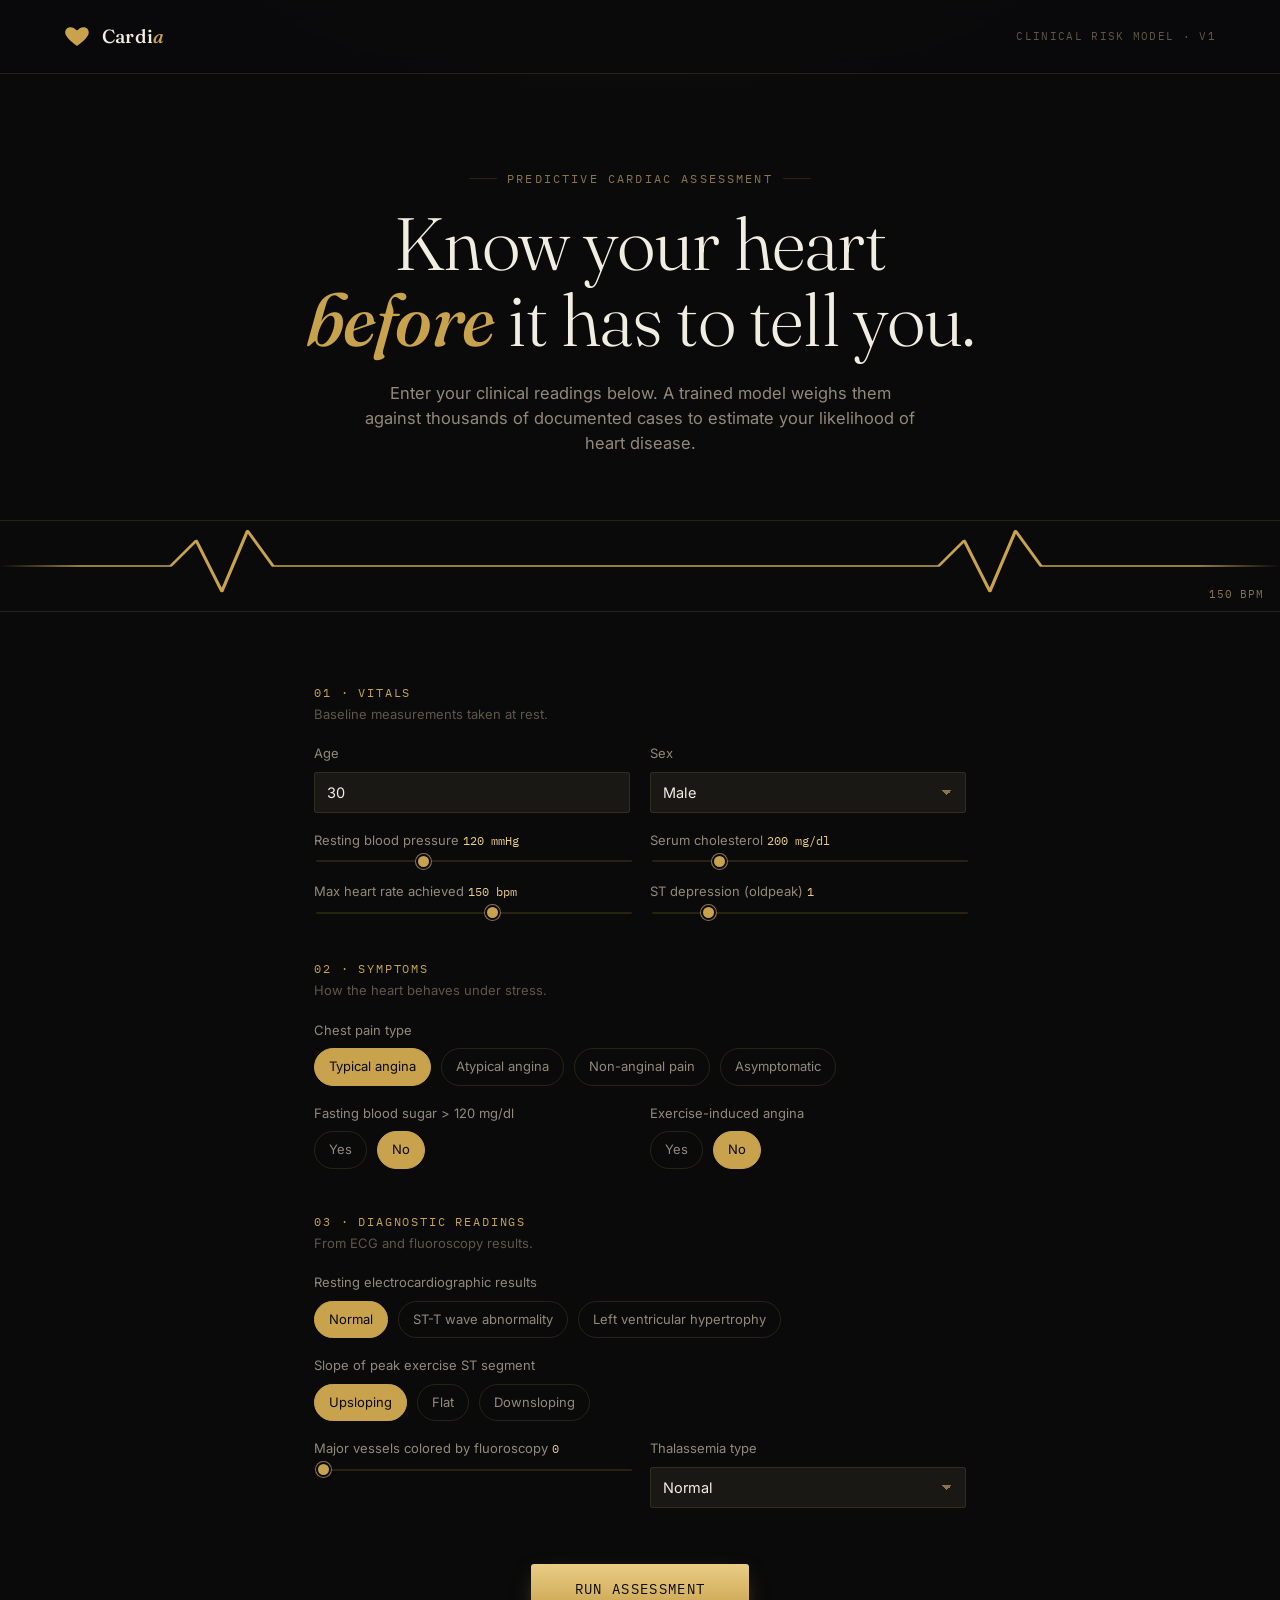
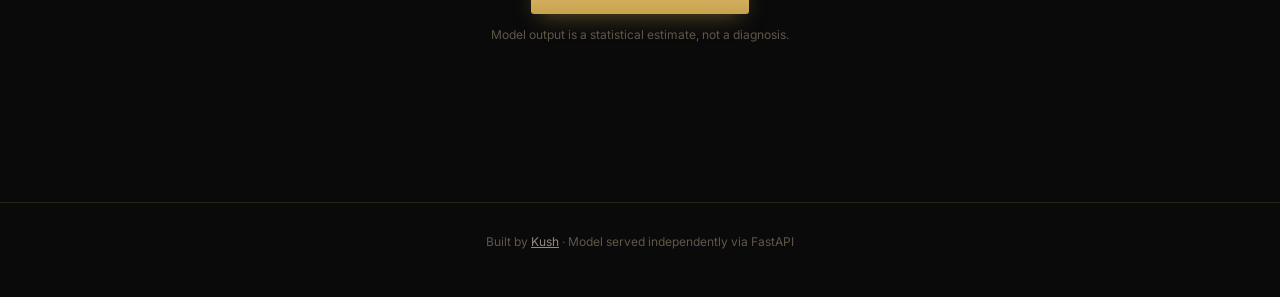
<file: Heart_disease_ML_fullstack/Frontend2/index.html>
<!DOCTYPE html>
<html lang="en">
<head>
<meta charset="UTF-8">
<meta name="viewport" content="width=device-width, initial-scale=1.0">
<title>Cardia — Heart Disease Risk Assessment</title>
<link rel="icon" type="image/svg+xml" href="data:image/svg+xml,%3Csvg xmlns='http://www.w3.org/2000/svg' viewBox='0 0 24 24'%3E%3Cpath d='M12 21s-7.5-4.9-10.2-9.8C.2 8.4 1.6 4.7 5.1 4c2.3-.5 4.4.6 6.9 3 2.5-2.4 4.6-3.5 6.9-3 3.5.7 4.9 4.4 3.3 7.2C19.5 16.1 12 21 12 21z' fill='%23c8a24d'/%3E%3C/svg%3E">
<link rel="preconnect" href="https://fonts.googleapis.com">
<link rel="preconnect" href="https://fonts.gstatic.com" crossorigin>
<link href="https://fonts.googleapis.com/css2?family=Fraunces:ital,opsz,wght@0,9..144,300;0,9..144,500;0,9..144,600;1,9..144,400&family=Inter:wght@400;500;600&family=IBM+Plex+Mono:wght@400;500&display=swap" rel="stylesheet">
<style>
  :root{
    --bg: #0a0a0b;
    --bg-elevated: #131210;
    --bg-card: #1a1814;
    --gold: #c8a24d;
    --gold-bright: #e9cd85;
    --gold-dim: #8a744a;
    --ink: #f2ede1;
    --ink-muted: #93897a;
    --ink-faint: #5f5748;
    --danger: #b7503f;
    --danger-glow: rgba(183, 80, 63, .35);
    --safe: #5b9678;
    --safe-glow: rgba(91, 150, 120, .35);
    --hairline: rgba(200, 162, 77, .16);
    --radius: 3px;
  }

  *{box-sizing: border-box;}
  html{scroll-behavior: smooth;}

  body{
    margin:0;
    background: var(--bg);
    background-image:
      radial-gradient(ellipse 900px 500px at 50% -10%, rgba(200,162,77,.07), transparent 60%);
    color: var(--ink);
    font-family: 'Inter', sans-serif;
    -webkit-font-smoothing: antialiased;
    line-height: 1.5;
  }

  ::selection{ background: var(--gold-dim); color: var(--bg); }

  a{ color: var(--gold); }

  /* ---------- NAV ---------- */
  nav{
    display:flex; align-items:center; justify-content:space-between;
    padding: 22px clamp(20px, 5vw, 64px);
    border-bottom: 1px solid var(--hairline);
    position: sticky; top:0; z-index: 50;
    background: rgba(10,10,11,.82);
    backdrop-filter: blur(10px);
  }
  .brand{ display:flex; align-items:center; gap:12px; }
  .brand-mark{
    width: 26px; height: 26px; position:relative;
    animation: heartbeat 2.4s ease-in-out infinite;
  }
  .brand-mark svg{ width:100%; height:100%; }
  .brand-name{
    font-family:'Fraunces', serif; font-weight:500; font-size: 19px;
    letter-spacing: .01em;
  }
  .brand-name em{ font-style: italic; color: var(--gold); }
  .nav-tag{
    font-family:'IBM Plex Mono', monospace; font-size: 11px;
    letter-spacing: .12em; text-transform: uppercase; color: var(--ink-faint);
  }
  @keyframes heartbeat{
    0%, 100%{ transform: scale(1); }
    18%{ transform: scale(1.16); }
    30%{ transform: scale(1); }
    42%{ transform: scale(1.08); }
    54%{ transform: scale(1); }
  }

  /* ---------- HERO ---------- */
  header.hero{
    padding: clamp(48px, 8vw, 96px) clamp(20px, 5vw, 64px) 0;
    max-width: 1080px; margin: 0 auto;
    text-align: center;
  }
  .eyebrow{
    font-family:'IBM Plex Mono', monospace; font-size: 12px; letter-spacing:.18em;
    text-transform: uppercase; color: var(--gold-dim); margin-bottom: 18px;
    display:flex; align-items:center; justify-content:center; gap: 10px;
  }
  .eyebrow::before, .eyebrow::after{ content:''; width: 28px; height:1px; background: var(--hairline); }
  h1{
    font-family:'Fraunces', serif; font-weight: 300; font-size: clamp(40px, 7vw, 74px);
    line-height: 1.04; margin: 0 0 22px; letter-spacing: -.01em;
  }
  h1 em{ font-style: italic; font-weight: 500; color: var(--gold); }
  .hero-sub{
    max-width: 560px; margin: 0 auto; color: var(--ink-muted); font-size: 16.5px;
  }

  /* ---------- ECG STRIP (signature element) ---------- */
  .ecg-strip{
    margin-top: clamp(40px, 6vw, 64px);
    height: 92px; overflow: hidden; position: relative;
    border-top: 1px solid var(--hairline); border-bottom: 1px solid var(--hairline);
  }
  .ecg-strip::before, .ecg-strip::after{
    content:''; position:absolute; top:0; bottom:0; width: 80px; z-index:2;
  }
  .ecg-strip::before{ left:0; background: linear-gradient(90deg, var(--bg), transparent); }
  .ecg-strip::after{ right:0; background: linear-gradient(270deg, var(--bg), transparent); }
  .ecg-track{
    display:flex; width: 200%; height:100%;
    animation: scrollECG 6s linear infinite;
  }
  .ecg-track.state-flat{ animation-duration: 9s; }
  .ecg-track.state-alarm{ animation-duration: 2.6s; }
  .ecg-track svg{ width: 50%; height:100%; flex-shrink:0; }
  @keyframes scrollECG{ from{ transform: translateX(0);} to{ transform: translateX(-50%);} }
  .ecg-readout{
    position:absolute; right: 16px; bottom: 8px; z-index:3;
    font-family:'IBM Plex Mono', monospace; font-size: 11px; color: var(--gold-dim);
    letter-spacing:.08em;
  }

  @media (prefers-reduced-motion: reduce){
    .brand-mark, .ecg-track{ animation: none !important; }
  }

  /* ---------- MAIN / FORM ---------- */
  main{
    max-width: 780px; margin: 0 auto; padding: clamp(40px, 6vw, 72px) clamp(20px, 5vw, 64px) 100px;
  }

  .section{ margin-bottom: 44px; opacity:0; transform: translateY(14px); transition: opacity .6s ease, transform .6s ease; }
  .section.in-view{ opacity:1; transform: translateY(0); }

  .section-label{
    font-family:'IBM Plex Mono', monospace; font-size: 11.5px; letter-spacing:.16em;
    text-transform: uppercase; color: var(--gold); margin-bottom: 4px;
  }
  .section-hint{ color: var(--ink-faint); font-size: 13px; margin-bottom: 20px; }

  .field-grid{ display:grid; grid-template-columns: 1fr 1fr; gap: 18px 20px; }
  .field{ display:flex; flex-direction: column; gap: 8px; }
  .field.full{ grid-column: 1 / -1; }
  .field label{ font-size: 13px; color: var(--ink-muted); }
  .field .value-tag{
    font-family:'IBM Plex Mono', monospace; color: var(--gold-bright); font-size: 12px;
  }

  input[type="number"], select{
    background: var(--bg-card); border: 1px solid var(--hairline); color: var(--ink);
    padding: 11px 12px; border-radius: var(--radius); font-family: inherit; font-size: 14.5px;
    outline: none; transition: border-color .2s ease, box-shadow .2s ease;
  }
  input[type="number"]:focus, select:focus, input[type="range"]:focus-visible{
    border-color: var(--gold); box-shadow: 0 0 0 3px rgba(200,162,77,.15);
  }
  select{ appearance: none; background-image: linear-gradient(45deg, transparent 50%, var(--gold-dim) 50%), linear-gradient(135deg, var(--gold-dim) 50%, transparent 50%); background-position: calc(100% - 18px) center, calc(100% - 13px) center; background-size: 5px 5px, 5px 5px; background-repeat: no-repeat; }

  input[type="range"]{
    -webkit-appearance: none; appearance: none; width: 100%; height: 2px; background: var(--hairline); border-radius: 2px; outline:none;
  }
  input[type="range"]::-webkit-slider-thumb{
    -webkit-appearance: none; appearance: none; width: 15px; height: 15px; border-radius: 50%;
    background: var(--gold); cursor: pointer; border: 2px solid var(--bg);
    box-shadow: 0 0 0 1px var(--gold-dim);
  }
  input[type="range"]::-moz-range-thumb{
    width: 15px; height: 15px; border-radius: 50%; background: var(--gold);
    cursor: pointer; border: 2px solid var(--bg); box-shadow: 0 0 0 1px var(--gold-dim);
  }

  .radio-row{ display:flex; flex-wrap: wrap; gap: 10px; }
  .radio-pill{ position: relative; }
  .radio-pill input{ position:absolute; opacity:0; inset:0; cursor:pointer; }
  .radio-pill span{
    display:inline-flex; align-items:center; padding: 8px 14px; border-radius: 999px;
    border: 1px solid var(--hairline); font-size: 13px; color: var(--ink-muted);
    transition: all .18s ease; cursor:pointer;
  }
  .radio-pill input:checked + span{
    border-color: var(--gold); color: var(--bg); background: var(--gold);
  }
  .radio-pill input:focus-visible + span{ outline: 2px solid var(--gold-bright); outline-offset:2px; }

  /* ---------- PREDICT BUTTON ---------- */
  .predict-wrap{ text-align:center; margin-top: 56px; }
  button.predict{
    font-family: 'IBM Plex Mono', monospace; letter-spacing:.1em; text-transform: uppercase;
    font-size: 13.5px; color: var(--bg); background: linear-gradient(180deg, var(--gold-bright), var(--gold));
    border: none; padding: 16px 44px; border-radius: var(--radius); cursor: pointer;
    box-shadow: 0 8px 24px -8px rgba(200,162,77,.5);
    transition: transform .15s ease, box-shadow .15s ease;
  }
  button.predict:hover{ transform: translateY(-1px); box-shadow: 0 10px 28px -6px rgba(200,162,77,.6); }
  button.predict:active{ transform: translateY(0); }
  button.predict:disabled{ opacity:.6; cursor: progress; }
  .predict-note{ margin-top:12px; font-size:12px; color: var(--ink-faint); }

  /* ---------- RESULT ---------- */
  .result{
    margin-top: 56px; border: 1px solid var(--hairline); border-radius: 6px;
    background: var(--bg-elevated); overflow: hidden;
    max-height: 0; opacity:0; transition: max-height .5s ease, opacity .5s ease;
  }
  .result.open{ max-height: 600px; opacity:1; }
  .result-inner{ padding: 28px clamp(20px,4vw,36px) 32px; }
  .result-top{ display:flex; align-items:baseline; justify-content: space-between; flex-wrap:wrap; gap:10px; margin-bottom: 6px;}
  .result-label{ font-family:'IBM Plex Mono', monospace; font-size: 11px; letter-spacing:.16em; text-transform:uppercase; color: var(--ink-faint); }
  .result-verdict{ font-family:'Fraunces', serif; font-size: 26px; font-weight:500; }
  .result-verdict.risk{ color: var(--danger); }
  .result-verdict.clear{ color: var(--safe); }
  .result-copy{ color: var(--ink-muted); font-size: 14.5px; max-width: 56ch; margin: 10px 0 20px; }

  .confidence-row{ display:flex; align-items:center; gap:14px; margin-top: 4px; }
  .confidence-bar{ flex:1; height:5px; background: var(--hairline); border-radius: 3px; overflow:hidden; }
  .confidence-fill{ height:100%; border-radius:3px; transition: width .8s cubic-bezier(.2,.8,.2,1); }
  .confidence-fill.risk{ background: var(--danger); }
  .confidence-fill.clear{ background: var(--safe); }
  .confidence-num{ font-family:'IBM Plex Mono', monospace; font-size: 13px; color: var(--ink-muted); white-space:nowrap; }

  .disclaimer{
    font-size: 12px; color: var(--ink-faint); border-top: 1px solid var(--hairline);
    margin-top: 22px; padding-top: 16px;
  }

  .error-note{
    margin-top: 56px; border: 1px solid var(--danger-glow); background: rgba(183,80,63,.08);
    border-radius: 6px; padding: 18px 22px; color: var(--ink-muted); font-size: 13.5px; display:none;
  }
  .error-note.show{ display:block; }
  .error-note code{ color: var(--gold-bright); font-family:'IBM Plex Mono', monospace; }

  footer{
    text-align:center; padding: 30px 20px 46px; color: var(--ink-faint); font-size: 12px;
    border-top: 1px solid var(--hairline);
  }
  footer a{ color: var(--ink-muted); }

  @media (max-width: 560px){
    .field-grid{ grid-template-columns: 1fr; }
  }
</style>
</head>
<body>

<nav>
  <div class="brand">
    <div class="brand-mark">
      <svg viewBox="0 0 24 24" fill="none"><path d="M12 21s-7.5-4.9-10.2-9.8C.2 8.4 1.6 4.7 5.1 4c2.3-.5 4.4.6 6.9 3 2.5-2.4 4.6-3.5 6.9-3 3.5.7 4.9 4.4 3.3 7.2C19.5 16.1 12 21 12 21z" fill="#c8a24d"/></svg>
    </div>
    <div class="brand-name">Cardi<em>a</em></div>
  </div>
  <div class="nav-tag">Clinical Risk Model · v1</div>
</nav>

<header class="hero">
  <div class="eyebrow">Predictive Cardiac Assessment</div>
  <h1>Know your heart<br><em>before</em> it has to tell you.</h1>
  <p class="hero-sub">Enter your clinical readings below. A trained model weighs them against thousands of documented cases to estimate your likelihood of heart disease.</p>
</header>

<div class="ecg-strip">
  <div class="ecg-track" id="ecgTrack">
    <svg viewBox="0 0 600 92" preserveAspectRatio="none"><path d="M0,46 L60,46 L80,46 L92,20 L104,72 L116,10 L128,46 L150,46 L440,46 L452,20 L464,72 L476,10 L488,46 L600,46" stroke="#c8a24d" stroke-width="1.6" fill="none" stroke-linecap="round" stroke-linejoin="round"/></svg>
    <svg viewBox="0 0 600 92" preserveAspectRatio="none"><path d="M0,46 L60,46 L80,46 L92,20 L104,72 L116,10 L128,46 L150,46 L440,46 L452,20 L464,72 L476,10 L488,46 L600,46" stroke="#c8a24d" stroke-width="1.6" fill="none" stroke-linecap="round" stroke-linejoin="round"/></svg>
  </div>
  <div class="ecg-readout" id="ecgReadout">— BPM</div>
</div>

<main>

  <form id="predictForm">

    <div class="section" data-reveal>
      <div class="section-label">01 · Vitals</div>
      <div class="section-hint">Baseline measurements taken at rest.</div>
      <div class="field-grid">
        <div class="field">
          <label for="age">Age</label>
          <input type="number" id="age" min="10" max="100" value="30" required>
        </div>
        <div class="field">
          <label for="sex">Sex</label>
          <select id="sex">
            <option value="1">Male</option>
            <option value="0">Female</option>
          </select>
        </div>
        <div class="field">
          <label>Resting blood pressure <span class="value-tag" id="bpVal">120 mmHg</span></label>
          <input type="range" id="trestbps" min="80" max="200" value="120">
        </div>
        <div class="field">
          <label>Serum cholesterol <span class="value-tag" id="cholVal">200 mg/dl</span></label>
          <input type="range" id="chol" min="100" max="600" value="200">
        </div>
        <div class="field">
          <label>Max heart rate achieved <span class="value-tag" id="thalachVal">150 bpm</span></label>
          <input type="range" id="thalach" min="60" max="220" value="150">
        </div>
        <div class="field">
          <label>ST depression (oldpeak) <span class="value-tag" id="oldpeakVal">1.0</span></label>
          <input type="range" id="oldpeak" min="0" max="6.2" step="0.1" value="1.0">
        </div>
      </div>
    </div>

    <div class="section" data-reveal>
      <div class="section-label">02 · Symptoms</div>
      <div class="section-hint">How the heart behaves under stress.</div>
      <div class="field-grid">
        <div class="field full">
          <label>Chest pain type</label>
          <div class="radio-row" id="cpGroup">
            <label class="radio-pill"><input type="radio" name="cp" value="0" checked><span>Typical angina</span></label>
            <label class="radio-pill"><input type="radio" name="cp" value="1"><span>Atypical angina</span></label>
            <label class="radio-pill"><input type="radio" name="cp" value="2"><span>Non-anginal pain</span></label>
            <label class="radio-pill"><input type="radio" name="cp" value="3"><span>Asymptomatic</span></label>
          </div>
        </div>
        <div class="field">
          <label>Fasting blood sugar &gt; 120 mg/dl</label>
          <div class="radio-row" id="fbsGroup">
            <label class="radio-pill"><input type="radio" name="fbs" value="1"><span>Yes</span></label>
            <label class="radio-pill"><input type="radio" name="fbs" value="0" checked><span>No</span></label>
          </div>
        </div>
        <div class="field">
          <label>Exercise-induced angina</label>
          <div class="radio-row" id="exangGroup">
            <label class="radio-pill"><input type="radio" name="exang" value="1"><span>Yes</span></label>
            <label class="radio-pill"><input type="radio" name="exang" value="0" checked><span>No</span></label>
          </div>
        </div>
      </div>
    </div>

    <div class="section" data-reveal>
      <div class="section-label">03 · Diagnostic readings</div>
      <div class="section-hint">From ECG and fluoroscopy results.</div>
      <div class="field-grid">
        <div class="field full">
          <label>Resting electrocardiographic results</label>
          <div class="radio-row" id="restecgGroup">
            <label class="radio-pill"><input type="radio" name="restecg" value="0" checked><span>Normal</span></label>
            <label class="radio-pill"><input type="radio" name="restecg" value="1"><span>ST-T wave abnormality</span></label>
            <label class="radio-pill"><input type="radio" name="restecg" value="2"><span>Left ventricular hypertrophy</span></label>
          </div>
        </div>
        <div class="field full">
          <label>Slope of peak exercise ST segment</label>
          <div class="radio-row" id="slopeGroup">
            <label class="radio-pill"><input type="radio" name="slope" value="0" checked><span>Upsloping</span></label>
            <label class="radio-pill"><input type="radio" name="slope" value="1"><span>Flat</span></label>
            <label class="radio-pill"><input type="radio" name="slope" value="2"><span>Downsloping</span></label>
          </div>
        </div>
        <div class="field">
          <label>Major vessels colored by fluoroscopy <span class="value-tag" id="caVal">0</span></label>
          <input type="range" id="ca" min="0" max="3" step="1" value="0">
        </div>
        <div class="field">
          <label>Thalassemia type</label>
          <select id="thal">
            <option value="1">Normal</option>
            <option value="2">Fixed defect</option>
            <option value="3">Reversable defect</option>
          </select>
        </div>
      </div>
    </div>

    <div class="predict-wrap">
      <button type="submit" class="predict" id="predictBtn">Run Assessment</button>
      <div class="predict-note">Model output is a statistical estimate, not a diagnosis.</div>
    </div>

  </form>

  <div class="result" id="resultBox">
    <div class="result-inner">
      <div class="result-top">
        <div class="result-label">Assessment result</div>
        <div class="result-label" id="resultTimestamp"></div>
      </div>
      <div class="result-verdict" id="resultVerdict">—</div>
      <p class="result-copy" id="resultCopy"></p>
      <div class="confidence-row" id="confidenceRow" style="display:none;">
        <span class="confidence-num">Confidence</span>
        <div class="confidence-bar"><div class="confidence-fill" id="confidenceFill" style="width:0%"></div></div>
        <span class="confidence-num" id="confidenceNum">—</span>
      </div>
      <div class="disclaimer">This tool weighs your inputs against a limited historical dataset and is built for demonstration. It does not replace a cardiologist. If you're experiencing chest pain, shortness of breath, or other acute symptoms, seek medical care immediately.</div>
    </div>
  </div>

  <div class="error-note" id="errorNote">
    Couldn't reach the model right now — <span id="errorDetail">the request failed.</span> If you're running this yourself, confirm the backend is awake at <code>/predict</code> and that CORS is enabled for this origin.
  </div>

</main>

<footer>
  Built by <a href="https://github.com/Kush-K295" target="_blank" rel="noopener">Kush</a> · Model served independently via FastAPI
</footer>

<script>
  // ---------- embedded SFX (base64, no external files needed) ----------
  const SFX_HIGH_HONOR = "[data-uri]";
  const SFX_LOW_HONOR = "[data-uri]";
  function playSFX(dataUri) {
    const audio = new Audio(dataUri);
    audio.volume = 0.6;
    audio.play().catch(() => { /* autoplay may be blocked until user interacts; ignore */ });
  }

  // ---------- live value readouts ----------
  const bindRange = (id, tagId, suffix) => {
    const el = document.getElementById(id);
    const tag = document.getElementById(tagId);
    const update = () => tag.textContent = `${el.value}${suffix}`;
    el.addEventListener('input', update);
    update();
  };
  bindRange('trestbps', 'bpVal', ' mmHg');
  bindRange('chol', 'cholVal', ' mg/dl');
  bindRange('thalach', 'thalachVal', ' bpm');
  bindRange('oldpeak', 'oldpeakVal', '');
  bindRange('ca', 'caVal', '');

  // ---------- scroll reveal ----------
  const revealEls = document.querySelectorAll('[data-reveal]');
  const io = new IntersectionObserver((entries) => {
    entries.forEach(e => { if (e.isIntersecting) e.target.classList.add('in-view'); });
  }, { threshold: 0.15 });
  revealEls.forEach(el => io.observe(el));

  // ---------- ECG readout number (cosmetic, ties to max heart rate field) ----------
  const thalachInput = document.getElementById('thalach');
  const ecgReadout = document.getElementById('ecgReadout');
  const updateReadout = () => ecgReadout.textContent = `${thalachInput.value} BPM`;
  thalachInput.addEventListener('input', updateReadout);
  updateReadout();

  // ---------- submit ----------
  const form = document.getElementById('predictForm');
  const btn = document.getElementById('predictBtn');
  const resultBox = document.getElementById('resultBox');
  const resultVerdict = document.getElementById('resultVerdict');
  const resultCopy = document.getElementById('resultCopy');
  const resultTimestamp = document.getElementById('resultTimestamp');
  const errorNote = document.getElementById('errorNote');
  const errorDetail = document.getElementById('errorDetail');
  const ecgTrack = document.getElementById('ecgTrack');
  const confidenceRow = document.getElementById('confidenceRow');
  const confidenceFill = document.getElementById('confidenceFill');
  const confidenceNum = document.getElementById('confidenceNum');

  const API_URL = "https://heart-disease-prediction-g7q5.onrender.com/predict";

  const val = (id) => document.getElementById(id).value;
  const radio = (name) => document.querySelector(`input[name="${name}"]:checked`).value;

  form.addEventListener('submit', async (e) => {
    e.preventDefault();
    errorNote.classList.remove('show');
    resultBox.classList.remove('open');
    btn.disabled = true;
    btn.textContent = 'Reading pulse…';
    ecgTrack.classList.add('state-alarm');

    const payload = {
      age: Number(val('age')),
      trestbps: Number(val('trestbps')),
      chol: Number(val('chol')),
      thalach: Number(val('thalach')),
      oldpeak: Number(val('oldpeak')),
      sex: Number(val('sex')),
      cp: Number(radio('cp')),
      fbs: Number(radio('fbs')),
      restecg: Number(radio('restecg')),
      exang: Number(radio('exang')),
      slope: Number(radio('slope')),
      ca: Number(val('ca')),
      thal: Number(val('thal'))
    };

    try {
      const res = await fetch(API_URL, {
        method: 'POST',
        headers: { 'Content-Type': 'application/json' },
        body: JSON.stringify(payload)
      });

      if (!res.ok) throw new Error(`Server responded ${res.status}`);
      const data = await res.json();

      const isRisk = data.prediction === 0;
      resultVerdict.textContent = isRisk ? 'Elevated likelihood' : 'Low likelihood';
      resultVerdict.className = 'result-verdict ' + (isRisk ? 'risk' : 'clear');
      resultCopy.textContent = isRisk
        ? 'Your inputs align with patterns the model associates with heart disease. Please consult a doctor for a full clinical evaluation.'
        : 'Your inputs align with patterns the model associates with a healthy heart. Keep up the habits that got you here.';
      resultTimestamp.textContent = new Date().toLocaleTimeString([], {hour:'2-digit', minute:'2-digit'});

      if (typeof data.confidence === 'number') {
        const pct = Math.round(data.confidence * 100);
        confidenceRow.style.display = 'flex';
        confidenceFill.className = 'confidence-fill ' + (isRisk ? 'risk' : 'clear');
        confidenceFill.style.width = pct + '%';
        confidenceNum.textContent = pct + '%';
      } else {
        confidenceRow.style.display = 'none';
      }

      ecgTrack.classList.remove('state-alarm');
      ecgTrack.classList.toggle('state-flat', isRisk);
      resultBox.classList.add('open');
      resultBox.scrollIntoView({ behavior: 'smooth', block: 'center' });
      playSFX(isRisk ? SFX_LOW_HONOR : SFX_HIGH_HONOR);

    } catch (err) {
      ecgTrack.classList.remove('state-alarm');
      errorDetail.textContent = err.message || 'the request failed.';
      errorNote.classList.add('show');
    } finally {
      btn.disabled = false;
      btn.textContent = 'Run Assessment';
    }
  });
</script>

</body>
</html>
</file>
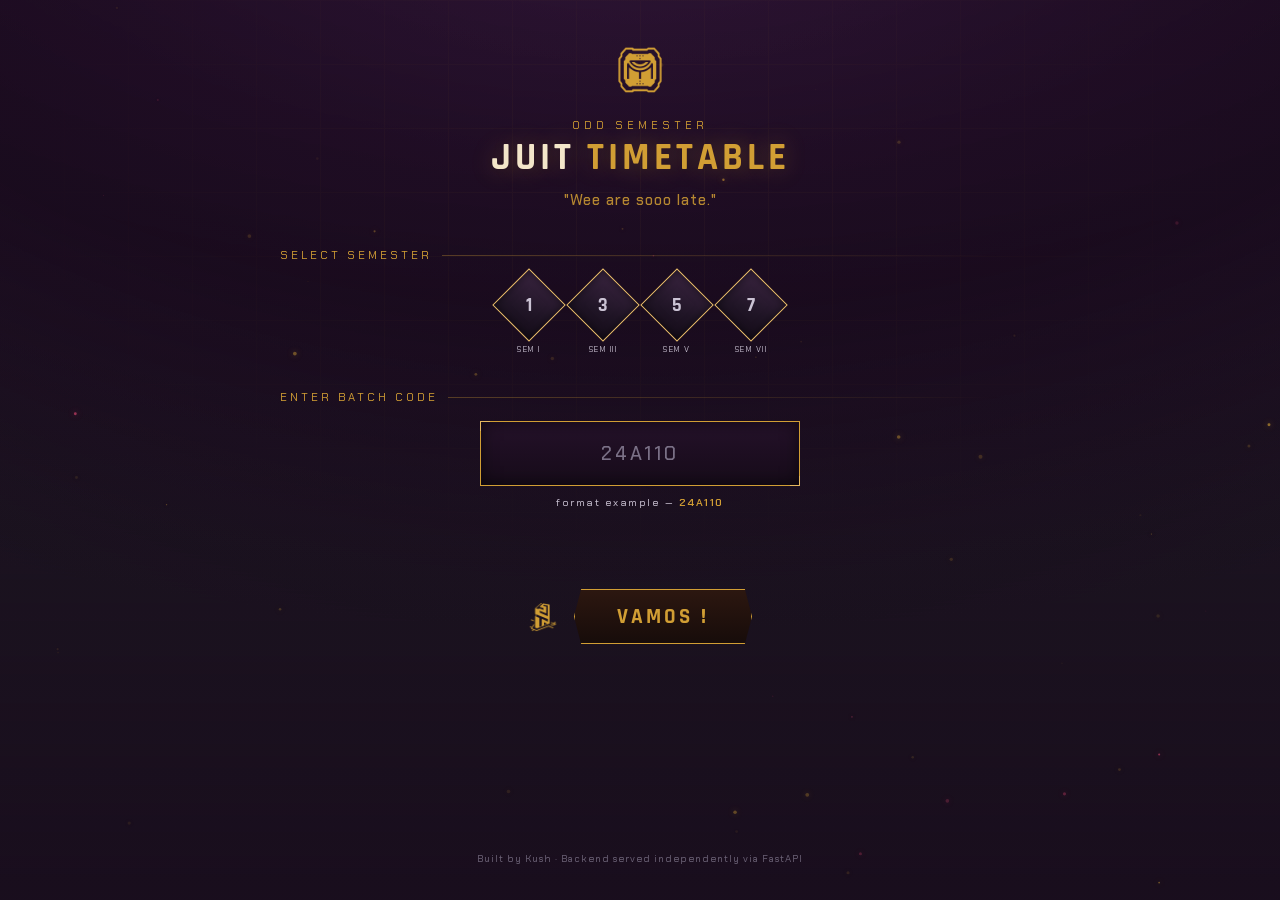
<file: JUIT-TT/Fullstack/static/index.html>
<!DOCTYPE html>
<html lang="en">
<head>
<meta charset="UTF-8">
<meta name="viewport" content="width=device-width, initial-scale=1.0">
<title>JUIT Timetable</title>
<link rel="icon" type="image/png" href="assets/icons/favicon-rabbit.png">
<link rel="preconnect" href="https://fonts.googleapis.com">
<link rel="preconnect" href="https://fonts.gstatic.com" crossorigin>
<link href="https://fonts.googleapis.com/css2?family=Rajdhani:wght@500;600;700&family=Barlow:wght@400;500;600&family=Chakra+Petch:wght@400;500;600&display=swap" rel="stylesheet">
<link rel="stylesheet" href="css/style.css">
</head>
<body>

<!-- pre-processed: blurred, darkened, plum-tinted, seamless fade loop, muted -->
<video id="bgVideo" autoplay muted loop playsinline>
  <source src="assets/videos/bg-loop.mp4" type="video/mp4">
</video>
<div class="bg-overlay"></div>
<canvas id="particles"></canvas>
<div class="blueprint-lines"></div>

<video id="transitionVideo" class="hidden" playsinline>
  <source src="assets/videos/teleport.webm" type="video/webm">
</video>

<div id="app">

  <!-- ============ SELECT SCREEN ============ -->
  <section id="selectScreen" class="screen">
    <div class="logo-wrap">
      <a class="logo-slot" id="logoLink" href="https://github.com/Kush-K295" target="_blank" rel="noopener" title="Kush on GitHub" aria-label="Kush on GitHub"></a>
    </div>
    <p class="eyebrow">Odd Semester</p>
    <h1 class="title">Juit <span class="accent">Timetable</span></h1>
    <p class="tagline">"Wee are sooo late."</p>

    <div class="step">
      <div class="step-label">Select Semester</div>
      <div class="ult-row" id="semRow">
        <button class="ult-orb" data-sem="1"><span class="orb-shape"><span class="facet"></span><span class="num">1</span></span><span class="sub">SEM I</span></button>
        <button class="ult-orb" data-sem="3"><span class="orb-shape"><span class="facet"></span><span class="num">3</span></span><span class="sub">SEM III</span></button>
        <button class="ult-orb" data-sem="5"><span class="orb-shape"><span class="facet"></span><span class="num">5</span></span><span class="sub">SEM V</span></button>
        <button class="ult-orb" data-sem="7"><span class="orb-shape"><span class="facet"></span><span class="num">7</span></span><span class="sub">SEM VII</span></button>
      </div>
    </div>

    <div class="step">
      <div class="step-label">Enter Batch Code</div>
      <div class="batch-plate">
        <input id="batchInput" type="text" maxlength="12" autocomplete="off" spellcheck="false">
      </div>
      <div class="batch-hint">format example — <b>24A110</b></div>
      <div class="recent-wrap" id="recentWrap"></div>
    </div>

    <div class="vamos-wrap">
      <a class="vamos-icon-link" id="vamosIconLink" href="javascript:void(0)" role="button" title="Rendezvous — lock in your timetable" aria-label="Lock in your timetable">
        <span class="vamos-icon" aria-hidden="true"></span>
      </a>
      <button id="vamosBtn">Vamos !</button>
    </div>

    <div id="errorMsg" class="error-msg hidden"></div>
  </section>

  <!-- ============ TIMETABLE SCREEN ============ -->
  <section id="ttScreen" class="screen hidden">
    <div class="tt-header">
      <div class="header-actions">
        <button class="back-btn" id="backBtn">‹ back</button>
      </div>
      <div class="badge-group">
        <div class="b1" id="badgeBatch">—</div>
        <div class="b2" id="badgeSem">SEM —</div>
      </div>
      <div class="header-actions">
        <a class="report-btn" id="reportLink" href="#" target="_blank" rel="noopener"><span class="report-icon" aria-hidden="true"></span>Report Unknown Faculty/Subject</a>
        <div class="day-select-wrap">
          <select id="daySelect">
            <option value="Monday">Monday</option>
            <option value="Tuesday">Tuesday</option>
            <option value="Wednesday">Wednesday</option>
            <option value="Thursday">Thursday</option>
            <option value="Friday">Friday</option>
            <option value="Saturday">Saturday</option>
          </select>
        </div>
      </div>
    </div>

    <div class="tt-grid" id="ttGrid"></div>
  </section>

  <footer class="watermark">
    <button id="aboutBtn">Built by Kush · Backend served independently via FastAPI</button>
  </footer>
</div>

<!-- Elective modal -->
<div id="electiveModal" class="modal-overlay hidden">
  <div class="modal-panel">
    <button class="modal-close" data-close="electiveModal">✕</button>
    <div class="modal-eyebrow">Elective Slot</div>
    <div class="modal-title" id="electiveTime">—</div>
    <div id="electiveList"></div>
  </div>
</div>

<!-- About modal -->
<div id="aboutModal" class="modal-overlay hidden">
  <div class="modal-panel">
    <button class="modal-close" data-close="aboutModal">✕</button>
    <div class="modal-eyebrow">About</div>
    <div class="modal-title">Juit Timetable</div>
    <div class="about-row"><span class="k">Backend</span><span class="v">FastAPI + Pydantic</span></div>
    <div class="about-row"><span class="k">Frontend</span><span class="v">HTML · CSS · JS</span></div>
    <div class="about-row"><span class="k">Data</span><span class="v">Parsed institute timetable export</span></div>
    <div class="about-row"><span class="k">Theme</span><span class="v">I used Chamber's theme from VALORANT</span></div>
    <div class="about-links">
      <a href="#" id="githubLink" target="_blank" rel="noopener">GitHub</a>
      <a href="#" id="linkedinLink" target="_blank" rel="noopener">LinkedIn</a>
    </div>
  </div>
</div>

<script src="js/script.js"></script>
</body>
</html>
</file>
<file: JUIT-TT/Fullstack/static/css/style.css>
/* ========================================================================
   TOKENS — Deep Plum / Coral / Gold / Gunmetal
   ======================================================================== */
:root{
  --plum: #2B1331;
  --plum-light: #3E1D48;
  --plum-deep: #180A1C;
  --coral: #E84A74;
  --coral-deep: #B93A5C;
  --coral-dim: #7A2F45;
  --gold: #D19E34;
  --gold-light: #E8BD6A;
  --gunmetal: #1F1E24;
  --mist: #CBC3D4;

  --gold-soft: #D19E3455;
  --coral-soft: #E84A7455;

  --font-display: 'Rajdhani', sans-serif;
  --font-body: 'Barlow', sans-serif;
  --font-tech: 'Chakra Petch', sans-serif;

  --ease: cubic-bezier(.19,1,.22,1);

  --cursor-crosshair: url("data:image/svg+xml,%3Csvg xmlns='http://www.w3.org/2000/svg' width='20' height='20' viewBox='0 0 20 20'%3E%3Cline x1='10' y1='1' x2='10' y2='7' stroke='%23E8BD6A' stroke-width='2' stroke-linecap='round'/%3E%3Cline x1='10' y1='13' x2='10' y2='19' stroke='%23E8BD6A' stroke-width='2' stroke-linecap='round'/%3E%3Cline x1='1' y1='10' x2='7' y2='10' stroke='%23E8BD6A' stroke-width='2' stroke-linecap='round'/%3E%3Cline x1='13' y1='10' x2='19' y2='10' stroke='%23E8BD6A' stroke-width='2' stroke-linecap='round'/%3E%3Ccircle cx='10' cy='10' r='1.3' fill='%23E8BD6A'/%3E%3C/svg%3E") 10 10, crosshair;
}

*{box-sizing:border-box;}
html,body{
  margin:0; padding:0; min-height:100%;
  background: radial-gradient(ellipse 130% 90% at 50% -10%, var(--plum-light) 0%, var(--plum) 35%, var(--gunmetal) 82%);
  color: var(--mist);
  font-family: var(--font-body);
  overflow-x:hidden;
  cursor: var(--cursor-crosshair);
}
body{ position:relative; min-height:100vh; }
::selection{ background: var(--gold); color: var(--gunmetal); }
button{ font-family: inherit; cursor: var(--cursor-crosshair); }

/* ========================================================================
   VIDEO + PARTICLE BACKGROUND
   ======================================================================== */
#bgVideo{
  position:fixed; inset:0; z-index:0;
  width:100%; height:100%; object-fit:cover;
  filter: blur(3px) brightness(.72) saturate(1.05);
  transform: scale(1.03); /* hide blur edge feathering */
  opacity: 0;
  transition: opacity 2.6s ease;
}
#bgVideo.loaded{ opacity:1; }
.bg-overlay{
  position:fixed; inset:0; z-index:0; pointer-events:none;
  background: radial-gradient(ellipse 120% 80% at 50% -10%, #2B133199 0%, #180A1Ccc 55%, #14101800 100%),
              linear-gradient(180deg, #180A1C33 0%, #180A1Ccc 100%);
}
#particles{ position:fixed; inset:0; width:100%; height:100%; z-index:0; pointer-events:none; }

#transitionVideo{
  position:fixed; inset:0; z-index:80;
  width:100%; height:100%; object-fit:cover;
  pointer-events:none;
  opacity: 1;
  transition: opacity .35s ease;
}
#transitionVideo.fade-out{ opacity: 0; }

.blueprint-lines{
  position:fixed; inset:0; z-index:0; pointer-events:none; opacity:.045;
  background-image:
    linear-gradient(var(--gold) 1px, transparent 1px),
    linear-gradient(90deg, var(--gold) 1px, transparent 1px);
  background-size: 64px 64px;
  mask-image: radial-gradient(ellipse 70% 60% at 50% 20%, black 0%, transparent 75%);
}

/* ========================================================================
   LAYOUT SHELL
   ======================================================================== */
#app{
  position:relative; z-index:1;
  min-height:100vh;
  display:flex; flex-direction:column; align-items:center;
  padding: 44px 20px 24px;
}
.screen{ width:100%; max-width: 720px; }
.hidden{ display:none !important; }

/* ========================================================================
   WORDMARK
   ======================================================================== */
.logo-wrap{
  display:flex; flex-direction:column; align-items:center;
  margin-bottom: 8px;
  animation: fadeDown .9s var(--ease) both;
}
.logo-slot{
  width:52px; height:52px;
  margin-bottom: 14px;
  background: var(--gold);
  -webkit-mask-image: url('assets/icons/Tour_De_Force.webp');
  mask-image: url('assets/icons/Tour_De_Force.webp');
  -webkit-mask-size: contain; mask-size: contain;
  -webkit-mask-repeat: no-repeat; mask-repeat: no-repeat;
  -webkit-mask-position: center; mask-position: center;
  filter: drop-shadow(0 0 14px var(--gold-soft));
  animation: pulseGoldGlow 3s ease-in-out infinite;
  transition: transform .3s var(--ease);
}
@keyframes pulseGoldGlow{
  0%, 100%{ filter: drop-shadow(0 0 10px var(--gold-soft)); }
  50%{ filter: drop-shadow(0 0 20px var(--gold-soft)); }
}

h1.title{
  font-family: var(--font-display);
  font-weight: 700;
  font-size: clamp(26px, 5.4vw, 38px);
  letter-spacing: 4px;
  text-transform: uppercase;
  color: #f3e6c9;
  text-align:center;
  margin: 0 0 4px;
  text-shadow: 0 0 24px var(--gold-soft);
}
.title .accent{ color: var(--gold); }

p.eyebrow{
  font-family: var(--font-tech);
  font-size: 11px; letter-spacing: 4px; text-transform: uppercase;
  color: var(--gold);
  text-align:center; margin: 0 0 2px;
}
p.tagline{
  text-align:center;
  font-family: var(--font-tech);
  font-weight: 500;
  font-size: 15px;
  letter-spacing: 1px;
  color: var(--gold);
  opacity:.85;
  margin: 8px 0 38px;
}

/* ========================================================================
   SELECT SCREEN — STEPS
   ======================================================================== */
.step{ margin-bottom: 36px; animation: fadeUp .8s var(--ease) both; }
.step:nth-of-type(2){ animation-delay:.12s; }
.step:nth-of-type(3){ animation-delay:.22s; }

.step-label{
  font-family: var(--font-tech);
  font-size: 11.5px; letter-spacing: 3px; color: var(--gold);
  text-transform: uppercase;
  display:flex; align-items:center; gap:10px;
  margin-bottom: 16px;
}
.step-label::after{
  content:""; flex:1; height:1px;
  background: linear-gradient(90deg, var(--gold-soft), transparent);
}

/* --- semester bullets (small rhombi) --- */
.ult-row{ display:flex; justify-content:center; gap: 22px; flex-wrap:wrap; }
.ult-orb{
  --size: 52px;
  display:flex; flex-direction:column; align-items:center; gap:13px;
  border:none; background:none; padding:0;
}
.ult-orb .orb-shape{
  position:relative; width: var(--size); height: var(--size);
  display:flex; align-items:center; justify-content:center;
}
.ult-orb .facet{
  position:absolute; inset:0;
  transform: rotate(45deg);
  background: linear-gradient(155deg, #3a2440 0%, #201526 60%, #150c19 100%);
  border: 1px solid var(--gold-light);
  box-shadow: inset 0 0 10px #00000080;
  transition: all .4s var(--ease);
}
.ult-orb .num{
  position:relative; z-index:2;
  font-family: var(--font-display); font-weight:700;
  font-size: 19px; color: var(--mist);
  transition: color .3s var(--ease), text-shadow .3s var(--ease);
}
.ult-orb .sub{
  font-family: var(--font-tech); font-size: 8px; letter-spacing:1.5px; color: var(--mist);
  white-space:nowrap;
  transition: color .3s var(--ease);
}
.ult-orb:hover .facet{
  border-color: var(--gold);
  box-shadow: 0 0 16px 2px var(--gold-soft), inset 0 0 10px #00000080;
}
.ult-orb:hover .num{ color: var(--gold-light); }

/* earlier semesters in the chain — filled solid gold, no pulse */
.ult-orb.filled .facet{
  background: linear-gradient(155deg, var(--gold-light) 0%, var(--gold) 100%);
  border-color: var(--gold-light);
  box-shadow: 0 0 14px 2px var(--gold-soft), inset 0 0 8px #ffffff30;
}
.ult-orb.filled .num{ color: var(--gunmetal); text-shadow:none; }
.ult-orb.filled .sub{ color: var(--gold); }

/* the semester actually clicked — filled + pulsing */
.ult-orb.selected .facet{
  background: linear-gradient(155deg, var(--gold-light) 0%, var(--gold) 55%, var(--coral-deep) 130%);
  border-color: var(--gold-light);
  box-shadow: 0 0 22px 6px var(--gold-soft), inset 0 0 10px #ffffff40;
  animation: pulseGold 2.2s ease-in-out infinite;
}
.ult-orb.selected .num{ color: var(--gunmetal); text-shadow:none; }
.ult-orb.selected .sub{ color: var(--gold); }

.flash{ animation: flashFill .5s var(--ease); }
@keyframes flashFill{
  0%{ box-shadow: 0 0 0px var(--gold-soft); }
  40%{ box-shadow: 0 0 24px 6px var(--gold-soft); }
  100%{ box-shadow: 0 0 0px transparent; }
}

/* --- batch input --- */
.batch-plate{
  max-width: 320px; margin: 0 auto;
  position:relative;
  border: 1px solid var(--gold);
  background: linear-gradient(180deg, #241129, #160b19);
  box-shadow: inset 0 0 16px #00000090;
  padding: 4px;
  transition: box-shadow .35s var(--ease), border-color .35s var(--ease);
}
.batch-plate::before, .batch-plate::after{
  content:""; position:absolute; width:9px; height:9px; border: 1px solid var(--gold-light); opacity:.8;
}
.batch-plate::before{ top:-1px; left:-1px; border-right:none; border-bottom:none; }
.batch-plate::after{ bottom:-1px; right:-1px; border-left:none; border-top:none; }
.batch-plate:focus-within{ box-shadow: inset 0 0 16px #00000090, 0 0 20px var(--gold-soft); }

#batchInput{
  width:100%; background: transparent; border: none; outline:none;
  padding: 15px 16px;
  font-family: var(--font-tech); font-weight:500;
  font-size: 19px; letter-spacing: 3px; text-transform: uppercase;
  color: #f3e6c9; text-align:center;
}
#batchInput::placeholder{ color: #7a7086; letter-spacing:3px; }

.batch-hint{
  text-align:center; margin-top:10px;
  font-family: var(--font-tech); font-size: 10.5px; letter-spacing:1.5px; color: var(--mist);
}
.batch-hint b{ color: var(--gold); font-weight:600; }

/* recent batch chips */
.recent-wrap{
  display:flex; justify-content:center; gap:8px; flex-wrap:wrap;
  margin-top: 14px; min-height: 26px;
}
.recent-chip{
  border: 1px solid var(--coral-dim);
  background: #E84A7414;
  color: var(--mist);
  font-family: var(--font-tech); font-size: 11px; letter-spacing:1.5px;
  padding: 5px 12px;
  transition: all .25s var(--ease);
}
.recent-chip:hover{ border-color: var(--coral); color: var(--coral); background: #E84A7422; }
.recent-label{
  font-family: var(--font-tech); font-size: 9.5px; letter-spacing:2px;
  color: #c5bbd0; align-self:center; margin-right:4px; text-transform:uppercase;
}

/* --- vamos button --- */
.vamos-wrap{ display:flex; justify-content:center; align-items:center; gap:16px; margin-top: 40px; }
.vamos-icon{
  display:block;
  width:30px; height:30px;
  background: var(--gold);
  -webkit-mask-image: url('assets/icons/Rendezvous.webp');
  mask-image: url('assets/icons/Rendezvous.webp');
  -webkit-mask-size: contain; mask-size: contain;
  -webkit-mask-repeat: no-repeat; mask-repeat: no-repeat;
  -webkit-mask-position: center; mask-position: center;
  filter: drop-shadow(0 0 8px var(--gold-soft));
  flex-shrink:0;
  transition: transform .3s var(--ease), filter .3s var(--ease);
}
a.logo-slot{ display:block; text-decoration:none; }
a.logo-slot:hover{ transform: scale(1.15); }
a.vamos-icon-link{ display:block; flex-shrink:0; }
a.vamos-icon-link:hover .vamos-icon{
  transform: scale(1.12) rotate(6deg);
  filter: drop-shadow(0 0 14px var(--gold-soft));
}
#vamosBtn{
  position:relative;
  border: 1px solid var(--gold);
  background: linear-gradient(180deg, #2c1710, #170c0a);
  color: var(--gold);
  font-family: var(--font-display); font-weight:700;
  font-size: 21px; letter-spacing: 3px; text-transform:uppercase;
  padding: 13px 42px;
  clip-path: polygon(4% 0, 96% 0, 100% 50%, 96% 100%, 4% 100%, 0 50%);
  transition: all .35s var(--ease);
  overflow:hidden;
}
#vamosBtn::before{
  content:""; position:absolute; inset:0;
  background: linear-gradient(100deg, transparent 30%, #ffffff30 50%, transparent 70%);
  transform: translateX(-120%);
}
#vamosBtn:hover{
  background: linear-gradient(180deg, var(--gold-light), var(--gold) 60%, var(--coral-deep));
  color: var(--gunmetal);
  box-shadow: 0 0 30px 6px var(--gold-soft);
  transform: translateY(-2px);
}
#vamosBtn:hover::before{ transform: translateX(120%); transition: transform .7s var(--ease); }
#vamosBtn:active{ transform: translateY(0) scale(.98); }
#vamosBtn:disabled{ opacity:.4; cursor:not-allowed; filter:grayscale(.6); }

.error-msg{
  text-align:center; margin-top:20px;
  font-family: var(--font-tech); font-size: 12.5px;
  color: #f0a4b7;
  border: 1px dashed var(--coral-dim);
  padding: 10px 16px; max-width: 380px; margin-inline:auto;
  background: #E84A7412;
}

/* ========================================================================
   TIMETABLE SCREEN
   ======================================================================== */
#ttScreen{ max-width: 860px; }

.tt-header{
  display:flex; align-items:center; justify-content:space-between;
  gap: 14px; flex-wrap:wrap;
  margin-bottom: 24px; padding-bottom: 16px;
  border-bottom: 1px solid #D19E342a;
}
.header-actions{ display:flex; gap:10px; align-items:center; }
.back-btn, .report-btn{
  border:1px solid var(--coral-dim); background:transparent; color: var(--mist);
  font-family: var(--font-tech); font-size:11px; letter-spacing:1.3px;
  padding: 8px 12px;
  display:flex; align-items:center; gap:6px;
  transition: all .25s var(--ease);
  text-decoration:none;
}
.back-btn:hover{ border-color: var(--gold); color: var(--gold); }
.report-btn{ border-color: var(--coral); color: var(--coral); }
.report-btn:hover{ background: var(--coral); color: var(--gunmetal); box-shadow:0 0 16px var(--coral-soft); }
.report-btn .report-icon{
  width:13px; height:13px; flex-shrink:0;
  background: currentColor;
  -webkit-mask-image: url('assets/icons/Trademark.webp');
  mask-image: url('assets/icons/Trademark.webp');
  -webkit-mask-size: contain; mask-size: contain;
  -webkit-mask-repeat: no-repeat; mask-repeat: no-repeat;
  -webkit-mask-position: center; mask-position: center;
}

.badge-group{ display:flex; flex-direction:column; align-items:center; text-align:center; }
.badge-group .b1{ font-family: var(--font-display); font-weight:700; font-size: 20px; letter-spacing:1px; color:#f3e6c9; }
.badge-group .b2{ font-family: var(--font-tech); font-size: 9.5px; letter-spacing:2px; color: var(--gold); }

.day-select-wrap{ position:relative; }
#daySelect{
  appearance:none;
  background: linear-gradient(180deg, #241129, #160b19);
  border: 1px solid var(--gold);
  color: var(--gold);
  font-family: var(--font-tech); font-size: 12.5px; letter-spacing:2px; text-transform:uppercase;
  padding: 9px 32px 9px 14px; min-width: 158px;
}
#daySelect:focus{ outline:none; box-shadow:0 0 14px var(--gold-soft); }
#daySelect option{
  background: #241129;
  color: var(--gold-light);
}
.day-select-wrap::after{
  content:"▾"; position:absolute; right:13px; top:50%; transform:translateY(-50%);
  color: var(--gold); pointer-events:none; font-size:10px;
}

/* --- grid --- */
.tt-grid{ display:flex; flex-direction:column; gap: 11px; }

.tt-cell{
  display:grid; grid-template-columns: 104px 1fr;
  min-height: 74px;
  position:relative;
  border: 1px solid #3E1D4880;
  background: linear-gradient(90deg, #201229 0%, #160b19 100%);
  overflow:hidden;
  animation: fadeUp .5s var(--ease) both;
  transition: transform .25s var(--ease), box-shadow .25s var(--ease), border-color .25s var(--ease);
}
.tt-cell::after{
  content:""; position:absolute; top:0; left:-60%; width:40%; height:100%;
  background: linear-gradient(100deg, transparent, #ffffff10, transparent);
  transform: skewX(-20deg);
  transition: left .6s var(--ease);
  pointer-events:none;
}
.tt-cell:hover{ transform: translateX(3px); box-shadow: 0 4px 18px #00000060; }
.tt-cell:hover::after{ left: 130%; }

.tt-cell .time-col{
  display:flex; align-items:center; justify-content:center;
  font-family: var(--font-tech); font-size: 11px; letter-spacing:.4px;
  color: var(--gold);
  text-align:center; padding: 8px;
  border-right: 1px solid #D19E3422;
  background: #ffffff04;
}
.tt-cell .content-col{
  display:flex; flex-direction:column; justify-content:center; gap:3px;
  padding: 11px 16px; min-width:0;
}
.tt-cell .type-tag{
  align-self:flex-start;
  font-family: var(--font-tech); font-size: 9px; letter-spacing: 1.5px; text-transform:uppercase;
  padding: 2px 8px; border: 1px solid currentColor; margin-bottom: 3px;
}
.tt-cell .subject{
  font-family: var(--font-display); font-weight:600; font-size: 16px;
  color: #f1e5cf; overflow-wrap:break-word; word-break: break-word; line-height:1.25;
}
.tt-cell .meta{
  font-family: var(--font-tech); font-size: 10.5px; color: var(--mist); opacity:.68;
  overflow-wrap:break-word; word-break: break-word;
}

.tt-cell.type-lecture{ border-left: 3px solid var(--gold); }
.tt-cell.type-lecture .type-tag{ color: var(--gold-light); }

.tt-cell.type-tutorial{ border-left: 3px solid var(--coral); }
.tt-cell.type-tutorial .type-tag{ color: var(--coral); }

.tt-cell.type-practical{ border-left: 3px solid var(--mist); }
.tt-cell.type-practical .type-tag{ color: var(--mist); }

.tt-cell.type-elective{
  border-left: 3px solid var(--gold-light);
  background: linear-gradient(90deg, #2f1c14 0%, #180d09 100%);
  cursor: var(--cursor-crosshair);
}
.tt-cell.type-elective:hover{ box-shadow: inset 0 0 22px var(--gold-soft), 0 4px 18px #00000060; }
.tt-cell.type-elective .type-tag{
  color: #1a0e10; font-weight:700;
  background: linear-gradient(120deg, var(--gold-light), var(--gold));
  border-color: transparent;
  animation: pulseGold 2.2s ease-in-out infinite;
}
.tt-cell.type-elective .subject::after{ content:" ›"; color: var(--gold); font-weight:700; }

.tt-cell.type-empty{ border: 1px dashed var(--coral-dim); background: #7A2F4512; }
.tt-cell.type-empty .content-col{ justify-content:center; align-items:flex-start; }
.tt-cell.type-empty .no-class{
  font-family: var(--font-tech); font-size:11.5px; letter-spacing:2px;
  color: #d98ba0; text-transform:uppercase;
}

@media (max-width: 480px){
  .tt-cell{ grid-template-columns: 74px 1fr; }
  .tt-cell .time-col{ font-size: 9.5px; }
}

/* ========================================================================
   MODALS
   ======================================================================== */
.modal-overlay{
  position:fixed; inset:0; z-index:50;
  background: #0d0710cc; backdrop-filter: blur(6px);
  display:flex; align-items:center; justify-content:center; padding: 20px;
  animation: fadeIn .25s ease both;
}
.modal-panel{
  width:100%; max-width: 440px; max-height: 80vh; overflow-y:auto;
  background: linear-gradient(180deg, #241129, #150a18);
  border: 1px solid var(--gold);
  box-shadow: 0 0 60px #00000090, 0 0 30px var(--gold-soft);
  padding: 26px 24px 22px; position:relative;
  animation: popIn .35s var(--ease) both;
}
.modal-close{
  position:absolute; top:14px; right:14px; width:26px; height:26px;
  border:1px solid var(--coral-dim); background:transparent; color: var(--mist);
  font-size:13px; line-height:1; display:flex; align-items:center; justify-content:center;
  transition: all .25s var(--ease);
}
.modal-close:hover{ border-color: var(--gold); color: var(--gold); }

.modal-eyebrow{ font-family: var(--font-tech); font-size:10px; letter-spacing:3px; color: var(--gold); text-transform:uppercase; margin-bottom:6px; }
.modal-title{ font-family: var(--font-display); font-weight:700; font-size: 22px; letter-spacing:.5px; color:#f3e6c9; margin: 0 0 16px; }

.elective-option{
  border: 1px solid #D19E3433; border-left: 3px solid var(--gold);
  padding: 11px 13px; margin-bottom: 9px; background: #ffffff05;
}
.elective-option:last-child{ margin-bottom:0; }
.elective-option .eo-subject{ font-family: var(--font-display); font-weight:600; font-size:14.5px; color:#f1e5cf; margin-bottom: 4px; overflow-wrap:break-word; }
.elective-option .eo-meta{ font-family: var(--font-tech); font-size:10.5px; color: var(--mist); opacity:.75; display:flex; flex-direction:column; gap:2px; }
.elective-option .eo-tag{ display:inline-block; font-family: var(--font-tech); font-size:9px; letter-spacing:1px; color: var(--gold); border:1px solid var(--gold); padding:1px 6px; margin-bottom:6px; }

.about-row{ display:flex; justify-content:space-between; gap:12px; padding: 9px 0; border-bottom: 1px solid #D19E341f; font-family: var(--font-tech); font-size: 12px; }
.about-row:last-of-type{ border-bottom:none; }
.about-row .k{ color: var(--coral-dim); letter-spacing:1px; }
.about-row .v{ color: var(--mist); text-align:right; }
.about-links{ display:flex; gap:12px; margin-top:16px; }
.about-links a{
  flex:1; text-align:center; border:1px solid var(--gold); color: var(--gold);
  text-decoration:none; font-family: var(--font-tech); font-size:10.5px; letter-spacing:1.5px;
  padding: 10px; transition: all .25s var(--ease);
}
.about-links a:hover{ background: var(--gold); color: var(--gunmetal); }

/* ========================================================================
   FOOTER
   ======================================================================== */
footer.watermark{
  position:relative; z-index:1; margin-top: auto; padding: 28px 0 10px; width:100%;
  display:flex; justify-content:center;
}
#aboutBtn{ background:none; border:none; font-family: var(--font-tech); font-size: 10px; letter-spacing:1px; color: #6d6478; transition: color .3s var(--ease); }
#aboutBtn:hover{ color: var(--gold); }

/* ========================================================================
   ANIMATIONS
   ======================================================================== */
@keyframes fadeDown{ from{opacity:0; transform:translateY(-14px);} to{opacity:1; transform:none;} }
@keyframes fadeUp{ from{opacity:0; transform:translateY(16px);} to{opacity:1; transform:none;} }
@keyframes fadeIn{ from{opacity:0;} to{opacity:1;} }
@keyframes popIn{ from{opacity:0; transform:scale(.94) translateY(8px);} to{opacity:1; transform:none;} }
@keyframes pulseGold{
  0%, 100%{ box-shadow: 0 0 18px 3px var(--gold-soft); }
  50%{ box-shadow: 0 0 32px 8px var(--gold-soft); }
}

@media (prefers-reduced-motion: reduce){
  *{ animation-duration: .001ms !important; animation-iteration-count: 1 !important; transition-duration: .001ms !important; }
}
a:focus-visible, button:focus-visible, input:focus-visible, select:focus-visible{
  outline: 2px solid var(--gold); outline-offset: 2px;
}
</file>
